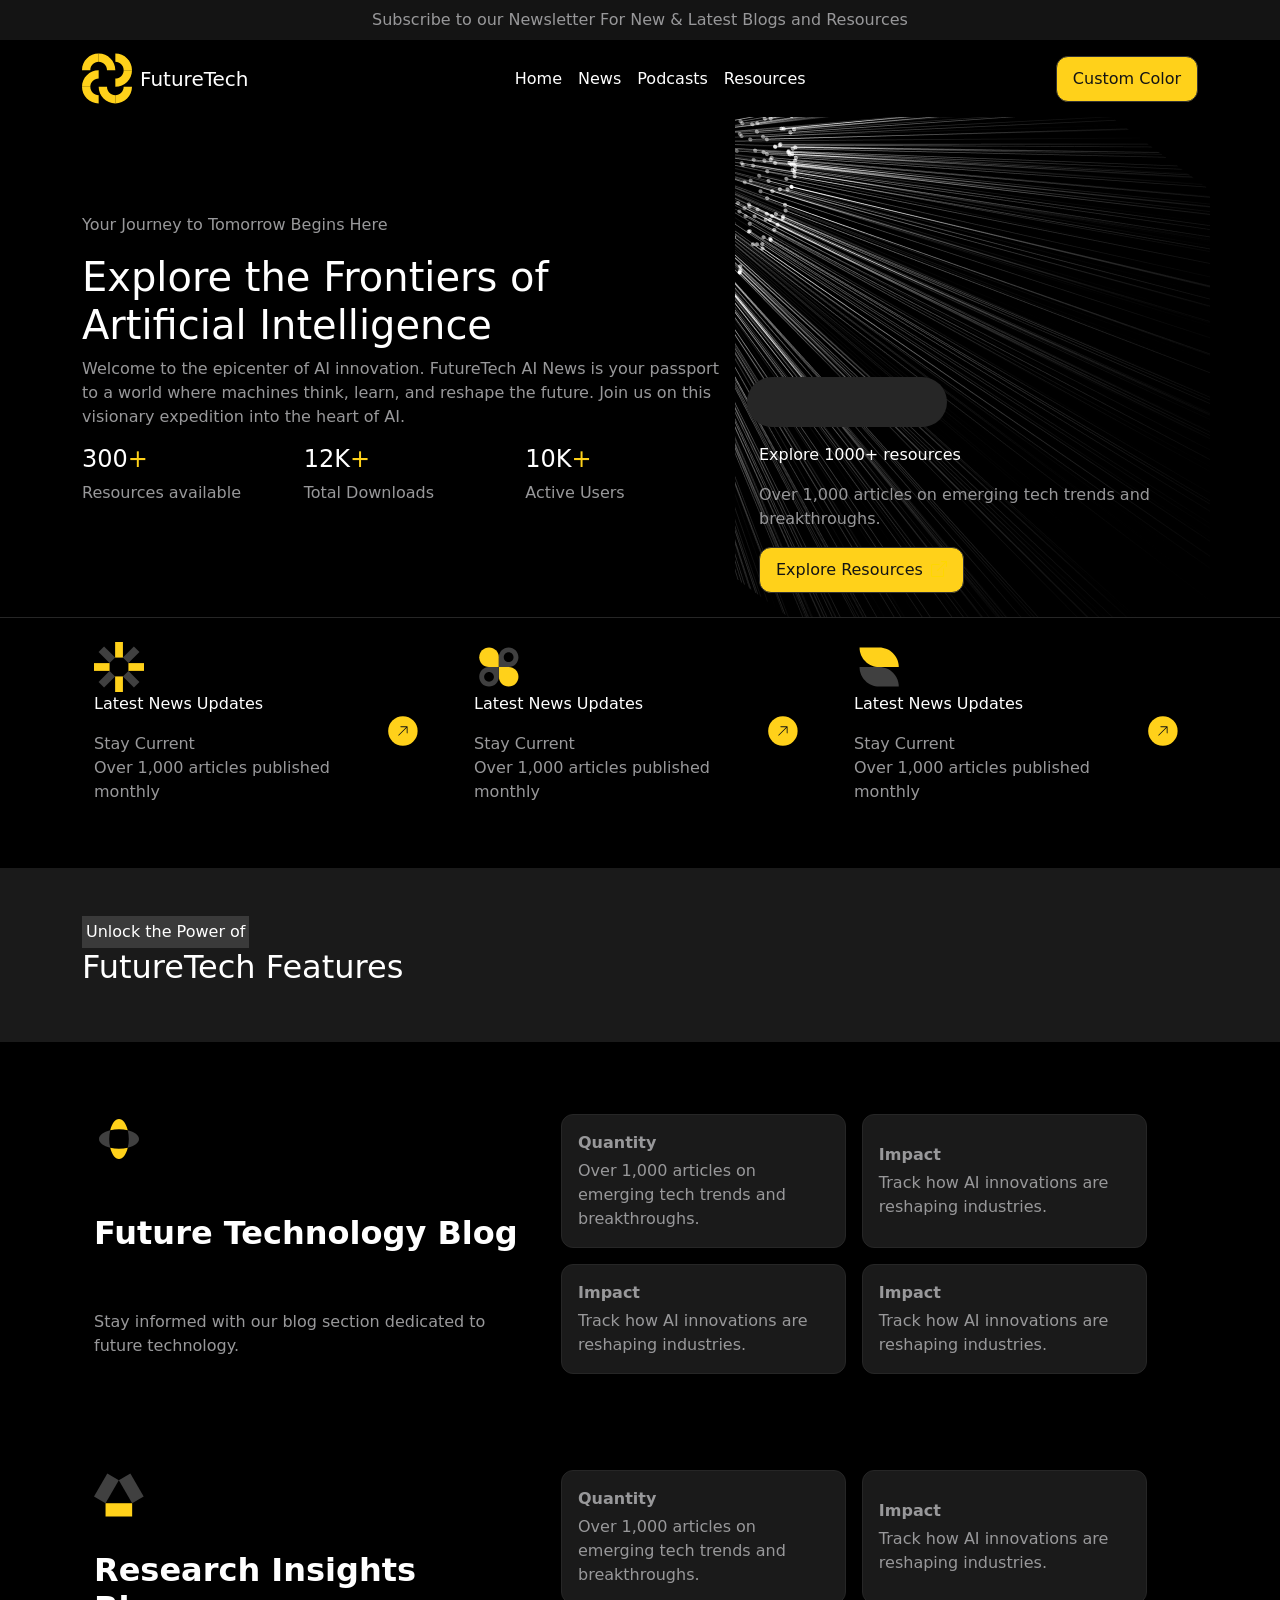
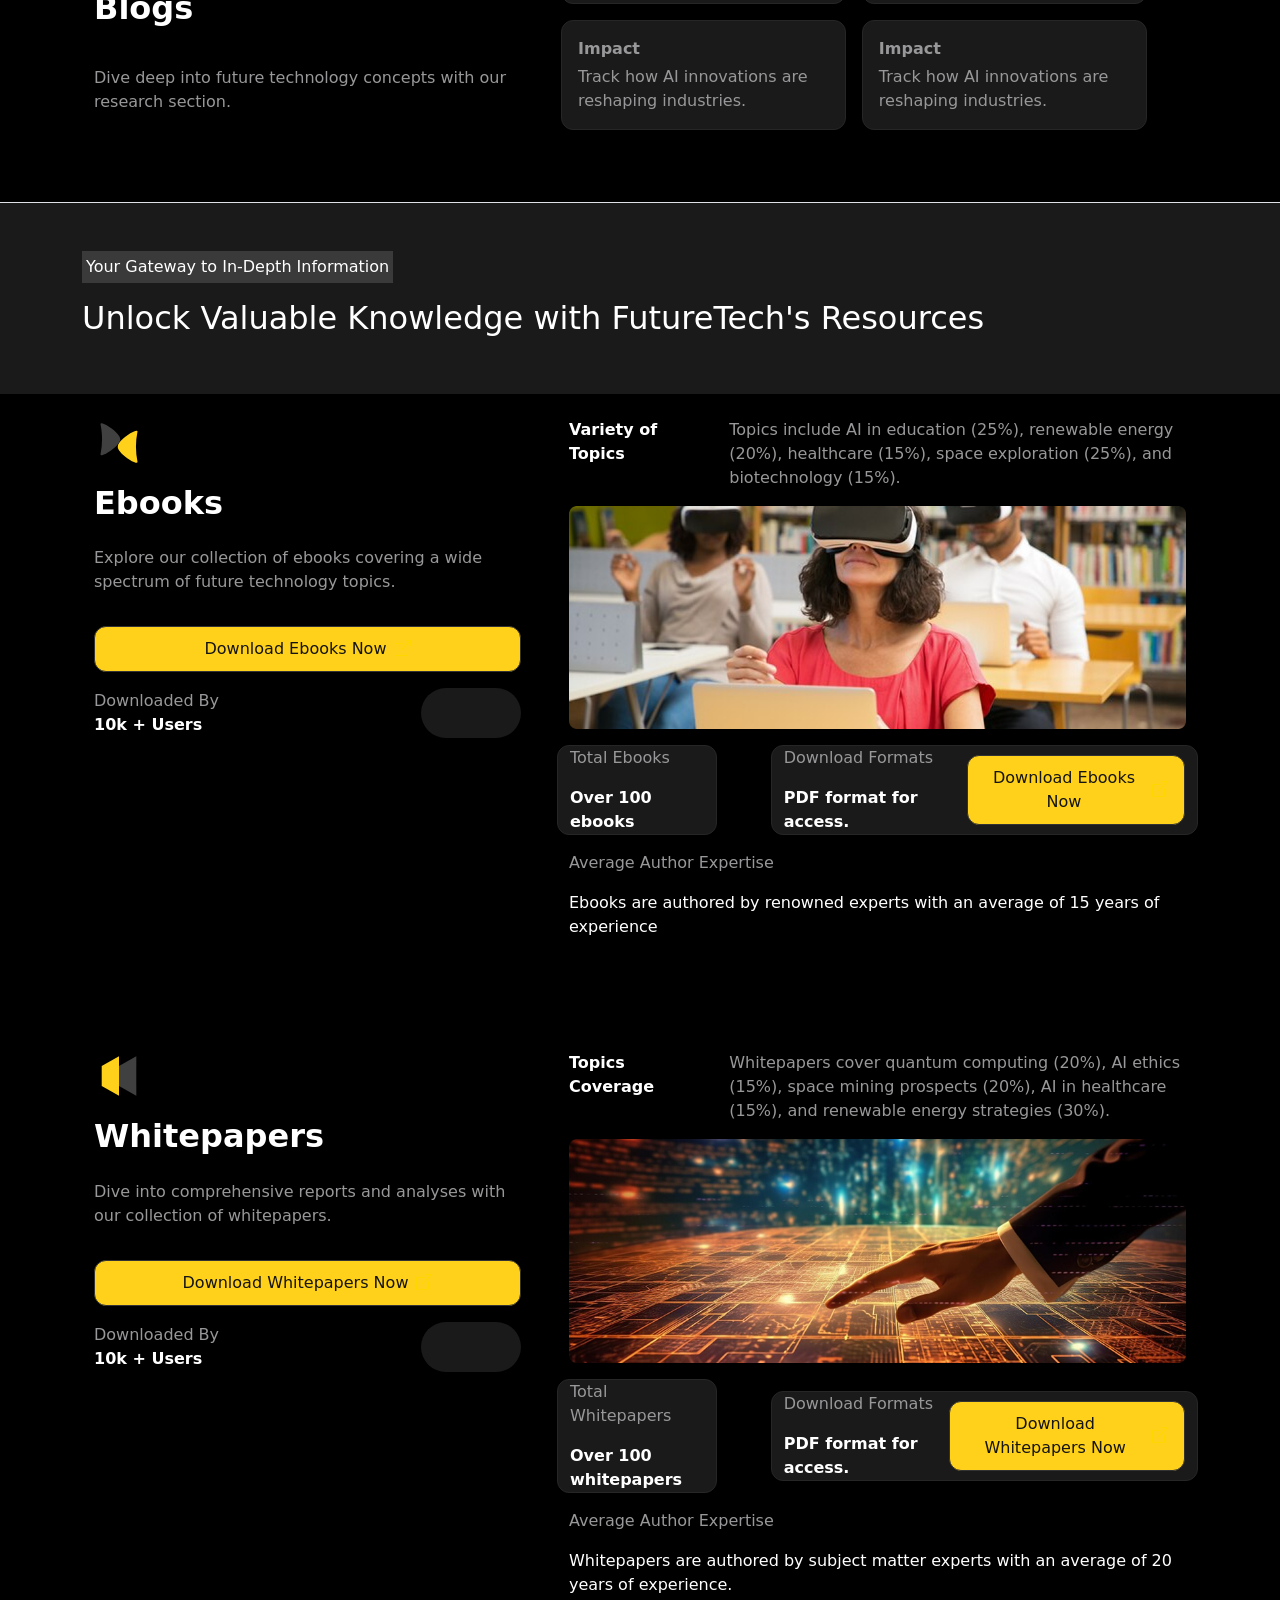
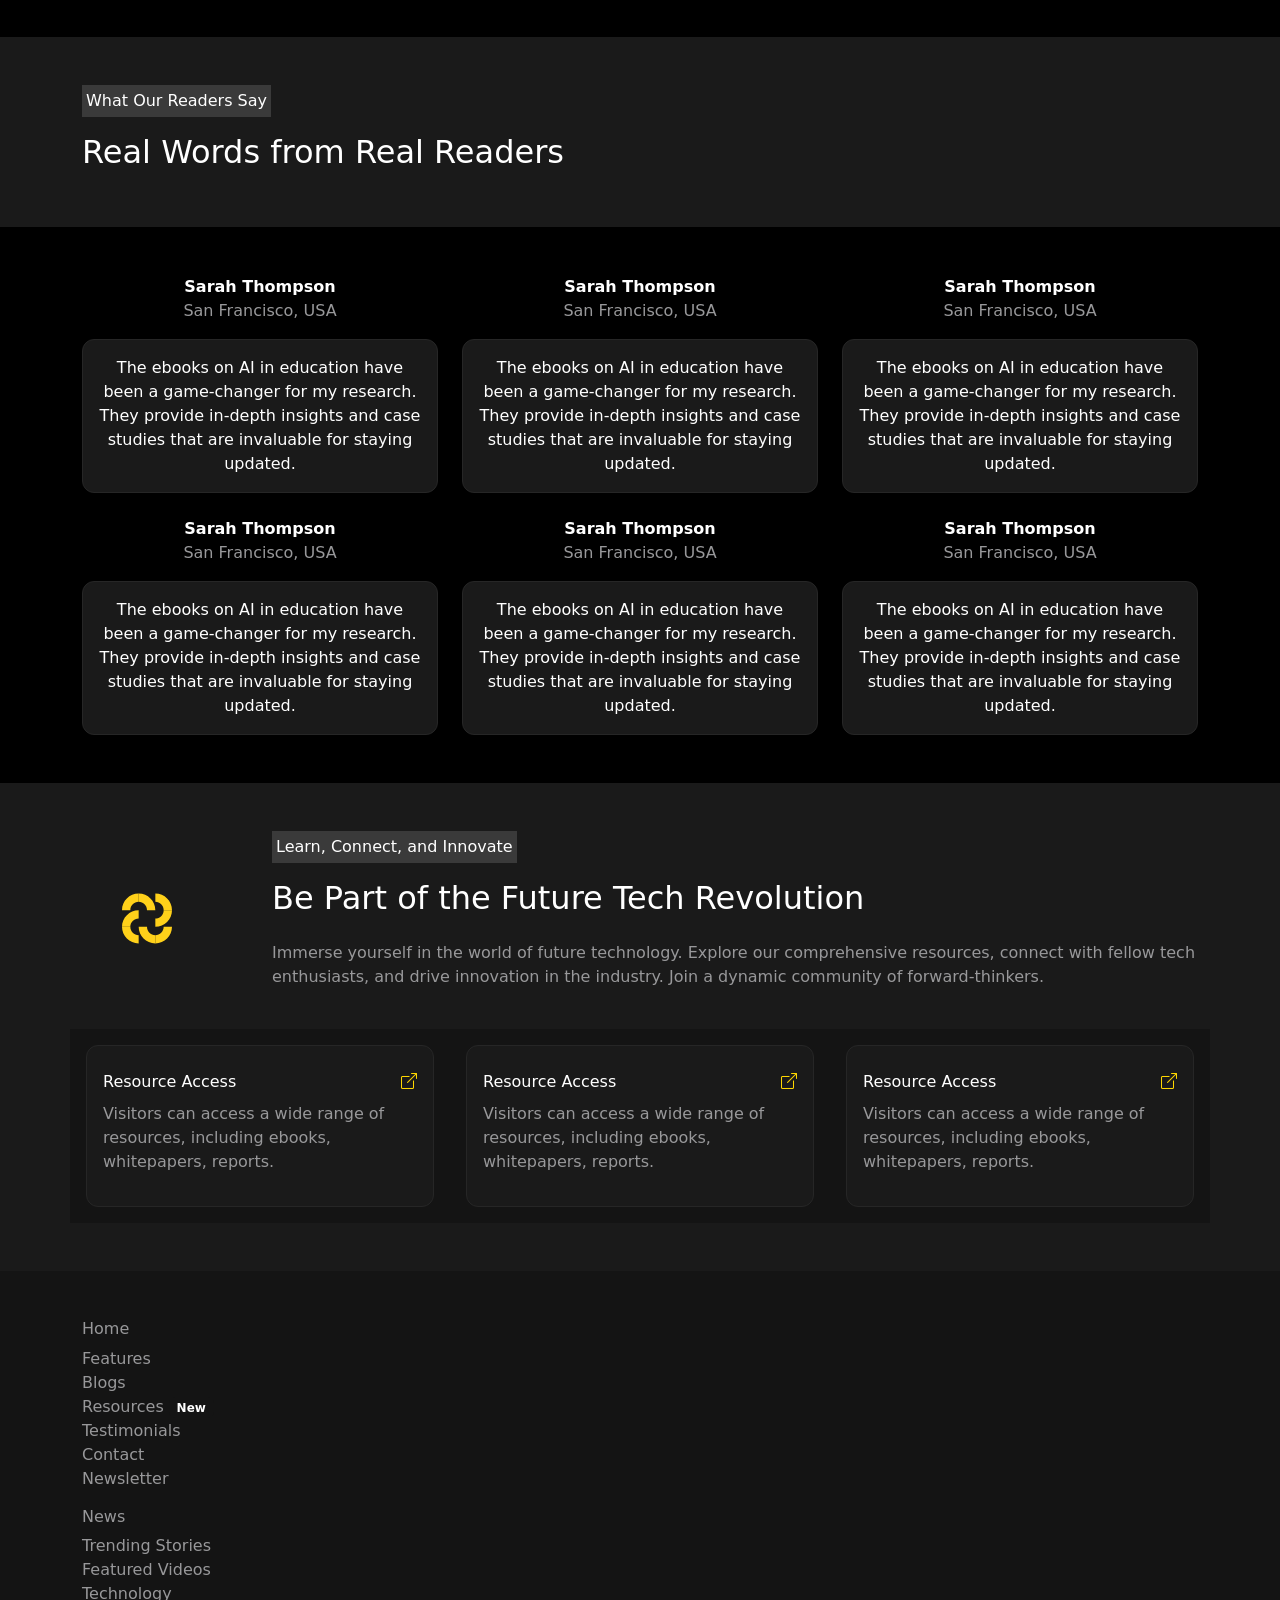
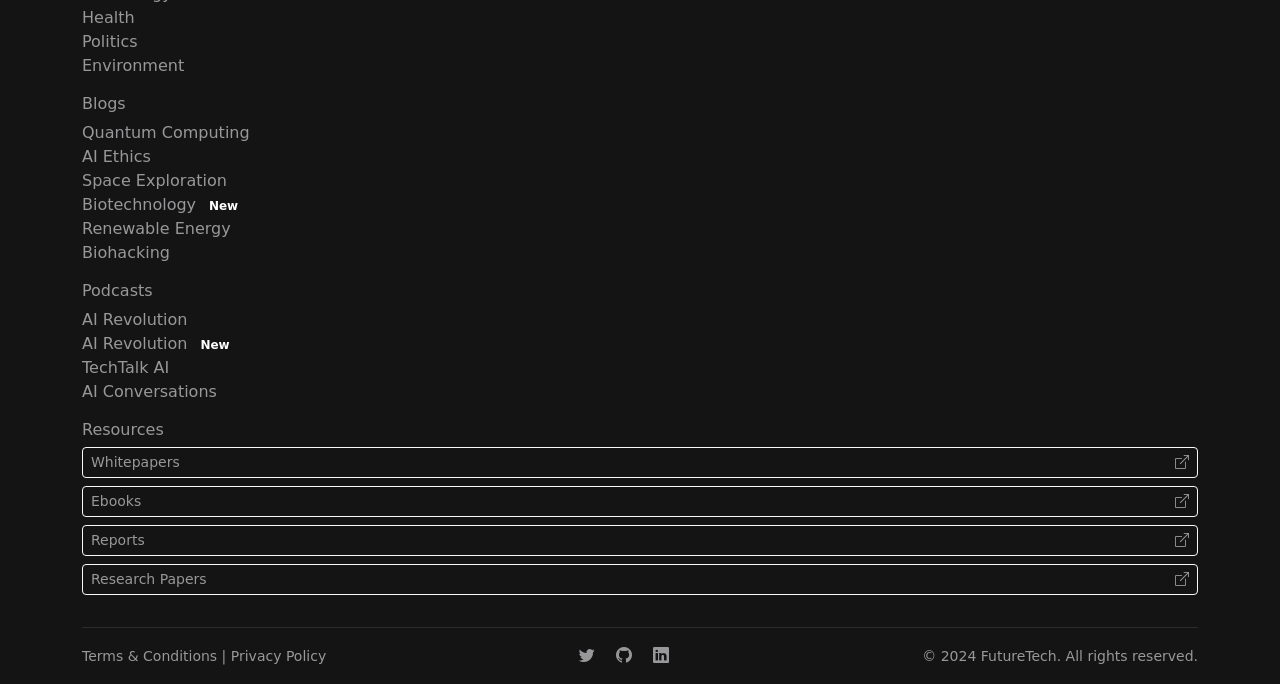
<file: index.html>
<!doctype html>
<html lang="en">
  <head>
    <meta charset="UTF-8" />
    <meta name="viewport" content="width=device-width, initial-scale=1.0" />
    <title>FutureTech</title>
    <link
      rel="shortcut icon"
      href="./assets/icons/logo.svg"
      type="image/x-icon"
    />

    <link
      rel="stylesheet"
      href="https://cdnjs.cloudflare.com/ajax/libs/bootstrap/5.3.3/css/bootstrap.min.css"
      crossorigin="anonymous"
    />
    <link
      href="https://cdn.jsdelivr.net/npm/bootstrap-icons@1.10.5/font/bootstrap-icons.css"
      rel="stylesheet"
    />
    <link rel="stylesheet" href="style/style.css" />
  </head>

  <header>
    <div class="banner">
      <div
        class="container d-flex justify-content-center align-items-center py-2"
      >
        Subscribe to our Newsletter For New & Latest Blogs and Resources
      </div>
    </div>

    <nav class="navbar navbar-expand-lg">
      <div class="container">
        <a class="navbar-brand d-flex align-items-center" href="#">
          <img src="assets/icons/logo.svg" alt="logo" class="me-2" />
          <span class="text-white">FutureTech</span>
        </a>
        <button
          class="navbar-toggler"
          type="button"
          data-bs-toggle="collapse"
          data-bs-target="#navbarSupportedContent"
          aria-controls="navbarSupportedContent"
          aria-expanded="false"
          aria-label="Toggle navigation"
        >
          <span class="navbar-toggler-icon"></span>
        </button>
        <div
          class="collapse navbar-collapse justify-content-center"
          id="navbarSupportedContent"
        >
          <ul class="navbar-nav mx-auto mb-2 mb-lg-0">
            <li class="nav-item">
              <a
                class="nav-link my-nav-link mx-2 p-0 active"
                aria-current="page"
                href="#"
                >Home</a
              >
            </li>
            <li class="nav-item">
              <a class="nav-link mx-2 p-0" href="/contact_us.html">News</a>
            </li>
            <li class="nav-item">
              <a class="nav-link mx-2 p-0" href="/contact_us.html">Podcasts</a>
            </li>
            <li class="nav-item">
              <a class="nav-link mx-2 p-0" href="/contact_us.html">Resources</a>
            </li>
          </ul>
        </div>
        <button class="btn custom-btn d-none d-lg-block" type="submit">
          Custom Color
        </button>
      </div>
    </nav>

    <div class="first-row">
      <div class="container">
        <div class="row">
          <!-- Left Column -->
          <div
            class="col-12 col-md-7 left-container d-flex flex-column justify-content-center mb-4 mb-md-0"
          >
            <p>Your Journey to Tomorrow Begins Here</p>
            <h1 class="text-white">
              Explore the Frontiers of Artificial Intelligence
            </h1>
            <p>
              Welcome to the epicenter of AI innovation. FutureTech AI News is
              your passport to a world where machines think, learn, and reshape
              the future. Join us on this visionary expedition into the heart of
              AI.
            </p>

            <!-- Stats Row -->
            <div class="row text-white">
              <div class="col-4 col-sm-4">
                <h4>300<span class="text-yellow">+</span></h4>
                <p class="text-gray">Resources available</p>
              </div>
              <div class="col-4 col-sm-4">
                <h4>12K<span class="text-yellow">+</span></h4>
                <p class="text-gray">Total Downloads</p>
              </div>
              <div class="col-4 col-sm-4">
                <h4>10K<span class="text-yellow">+</span></h4>
                <p class="text-gray">Active Users</p>
              </div>
            </div>
          </div>

          <!-- Right Column -->
          <div
            class="col-12 col-md-5 right-container d-flex flex-column justify-content-end align-items-start p-4"
          >
            <div class="images row mb-3"></div>
            <p>Explore 1000+ resources</p>
            <p class="text-gray">
              Over 1,000 articles on emerging tech trends and breakthroughs.
            </p>
            <button class="custom-btn">
              Explore Resources
              <i class="bi bi-box-arrow-up-right arrow-icon"></i>
            </button>
          </div>
        </div>
      </div>
    </div>

    <div class="second-row">
      <div class="container">
        <div class="row">
          <!-- Reusable Columns -->
          <div class="col-12 col-md-6 col-lg-4 mb-4">
            <div class="row">
              <div
                class="col-8 col-sm-9 d-flex flex-column justify-content-between p-4"
              >
                <img
                  src="assets/icons/Icon.svg"
                  alt="icon"
                  style="width: 50px; height: 50px"
                />
                <p class="text-white">Latest News Updates</p>
                <p class="m-0">Stay Current</p>
                <p>Over 1,000 articles published monthly</p>
              </div>
              <div
                class="col-4 col-sm-3 d-flex justify-content-center align-items-center"
              >
                <a href="">
                  <img
                    src="assets/icons/arrow.svg"
                    alt="arrow"
                    style="width: 30px; height: 30px"
                  />
                </a>
              </div>
            </div>
          </div>

          <div class="col-12 col-md-6 col-lg-4 mb-4">
            <div class="row">
              <div
                class="col-8 col-sm-9 d-flex flex-column justify-content-between p-4"
              >
                <img
                  src="assets/icons/Icon (1).svg"
                  alt="icon"
                  style="width: 50px; height: 50px"
                />
                <p class="text-white">Latest News Updates</p>
                <p class="m-0">Stay Current</p>
                <p>Over 1,000 articles published monthly</p>
              </div>
              <div
                class="col-4 col-sm-3 d-flex justify-content-center align-items-center"
              >
                <a href="">
                  <img
                    src="assets/icons/arrow.svg"
                    alt="arrow"
                    style="width: 30px; height: 30px"
                  />
                </a>
              </div>
            </div>
          </div>

          <div class="col-12 col-md-6 col-lg-4 mb-4">
            <div class="row">
              <div
                class="col-8 col-sm-9 d-flex flex-column justify-content-between p-4"
              >
                <img
                  src="assets/icons/Icon (2).svg"
                  alt="icon"
                  style="width: 50px; height: 50px"
                />
                <p class="text-white">Latest News Updates</p>
                <p class="m-0">Stay Current</p>
                <p>Over 1,000 articles published monthly</p>
              </div>
              <div
                class="col-4 col-sm-3 d-flex justify-content-center align-items-center"
              >
                <a href="">
                  <img
                    src="assets/icons/arrow.svg"
                    alt="arrow"
                    style="width: 30px; height: 30px"
                  />
                </a>
              </div>
            </div>
          </div>
        </div>
      </div>
    </div>
  </header>

  <main>
    <!-- Features Section -->
    <section class="welcome-container py-5">
      <div class="container">
        <div class="p-1 patch">Unlock the Power of</div>
        <h2>FutureTech Features</h2>
      </div>
    </section>

    <section class="features py-5 border-bottom">
      <div class="container">
        <!-- First Feature Block -->
        <div class="row mb-5">
          <div class="col-12 col-md-5 p-4">
            <div class="d-flex flex-column justify-content-between gap-3 h-100">
              <img
                src="assets/icons/f-1.svg"
                alt="asd"
                style="width: 50px; height: 50px"
              />
              <h2><strong>Future Technology Blog</strong></h2>
              <p>
                Stay informed with our blog section dedicated to future
                technology.
              </p>
            </div>
          </div>
          <div class="col-12 col-md-7 p-4">
            <div class="row g-3">
              <div class="col-12 col-sm-6 col-lg-6 feature-item p-3 me-3">
                <div
                  class="d-flex flex-column justify-content-center align-items-start h-100"
                >
                  <strong class="mb-1">Quantity</strong>
                  <p class="mb-0">
                    Over 1,000 articles on emerging tech trends and
                    breakthroughs.
                  </p>
                </div>
              </div>
              <div class="col-12 col-sm-6 col-lg-6 feature-item p-3 me-3">
                <div
                  class="d-flex flex-column justify-content-center align-items-start h-100"
                >
                  <strong class="mb-1">Impact</strong>
                  <p class="mb-0">
                    Track how AI innovations are reshaping industries.
                  </p>
                </div>
              </div>
              <div class="col-12 col-sm-6 col-lg-6 feature-item p-3 me-3">
                <div
                  class="d-flex flex-column justify-content-center align-items-start h-100"
                >
                  <strong class="mb-1">Impact</strong>
                  <p class="mb-0">
                    Track how AI innovations are reshaping industries.
                  </p>
                </div>
              </div>
              <div class="col-12 col-sm-6 col-lg-6 feature-item p-3 me-3">
                <div
                  class="d-flex flex-column justify-content-center align-items-start h-100"
                >
                  <strong class="mb-1">Impact</strong>
                  <p class="mb-0">
                    Track how AI innovations are reshaping industries.
                  </p>
                </div>
              </div>
            </div>
          </div>
        </div>

        <!-- Second Feature Block -->
        <div class="row">
          <div class="col-12 col-md-5 p-4">
            <div class="d-flex flex-column justify-content-between gap-3 h-100">
              <img
                src="assets/icons/f-2.svg"
                alt="asd"
                style="width: 50px; height: 50px"
              />
              <h2><strong>Research Insights Blogs</strong></h2>
              <p>
                Dive deep into future technology concepts with our research
                section.
              </p>
            </div>
          </div>
          <div class="col-12 col-md-7 p-4">
            <div class="row g-3">
              <div class="col-12 col-sm-6 col-lg-6 feature-item p-3 me-3">
                <div
                  class="d-flex flex-column justify-content-center align-items-start h-100"
                >
                  <strong class="mb-1">Quantity</strong>
                  <p class="mb-0">
                    Over 1,000 articles on emerging tech trends and
                    breakthroughs.
                  </p>
                </div>
              </div>
              <div class="col-12 col-sm-6 col-lg-6 feature-item p-3 me-3">
                <div
                  class="d-flex flex-column justify-content-center align-items-start h-100"
                >
                  <strong class="mb-1">Impact</strong>
                  <p class="mb-0">
                    Track how AI innovations are reshaping industries.
                  </p>
                </div>
              </div>
              <div class="col-12 col-sm-6 col-lg-6 feature-item p-3 me-3">
                <div
                  class="d-flex flex-column justify-content-center align-items-start h-100"
                >
                  <strong class="mb-1">Impact</strong>
                  <p class="mb-0">
                    Track how AI innovations are reshaping industries.
                  </p>
                </div>
              </div>
              <div class="col-12 col-sm-6 col-lg-6 feature-item p-3 me-3">
                <div
                  class="d-flex flex-column justify-content-center align-items-start h-100"
                >
                  <strong class="mb-1">Impact</strong>
                  <p class="mb-0">
                    Track how AI innovations are reshaping industries.
                  </p>
                </div>
              </div>
            </div>
          </div>
        </div>
      </div>
    </section>

    <section class="welcome-container py-5">
      <div class="container">
        <div class="p-1 patch mb-3">Your Gateway to In-Depth Information</div>
        <h2>Unlock Valuable Knowledge with FutureTech's Resources</h2>
      </div>
    </section>

    <section class="knowledge">
      <div class="container">
        <!-- First Row -->
        <div class="row mb-5">
          <div class="col-12 col-md-5 p-4 d-flex flex-column gap-3">
            <img
              src="assets/icons/k-1.svg"
              alt=""
              style="width: 50px; height: 50px"
            />
            <h2><strong>Ebooks</strong></h2>
            <p>
              Explore our collection of ebooks covering a wide spectrum of
              future technology topics.
            </p>
            <button
              class="custom-btn d-flex justify-content-center align-items-center gap-2"
            >
              Download Ebooks Now
              <i class="bi bi-box-arrow-up-right arrow-icon"></i>
            </button>
            <div
              class="download-count d-flex justify-content-between align-items-center"
            >
              <div>
                <p class="mb-0">Downloaded By</p>
                <strong class="text-white">10k + Users</strong>
              </div>
              <div
                style="
                  height: 50px;
                  width: 100px;
                  background-color: rgba(47, 47, 47, 0.574);
                  border-radius: 100px;
                "
              ></div>
            </div>
          </div>

          <div class="col-12 col-md-7 p-4">
            <div class="container-fluid px-0 mb-3">
              <div class="row">
                <div class="col-12 col-sm-3">
                  <strong class="text-white">Variety of Topics</strong>
                </div>
                <div class="col-12 col-sm-9">
                  Topics include AI in education (25%), renewable energy (20%),
                  healthcare (15%), space exploration (25%), and biotechnology
                  (15%).
                </div>
              </div>
            </div>
            <div class="image mb-3">
              <img src="assets/imgs/k-1.png" alt="" class="img-fluid" />
            </div>
            <div class="container-fluid px-0">
              <div class="row align-items-center">
                <div class="col-12 col-sm-3 bor-back mb-3 mb-sm-0">
                  <p>Total Ebooks</p>
                  <strong class="text-white">Over 100 ebooks</strong>
                </div>
                <div class="col-12 col-sm-1"></div>
                <div
                  class="col-12 col-sm-8 bor-back d-flex justify-content-between align-items-center"
                >
                  <div>
                    <p>Download Formats</p>
                    <strong class="text-white">PDF format for access.</strong>
                  </div>
                  <button
                    class="custom-btn d-flex justify-content-center align-items-center gap-2"
                  >
                    Download Ebooks Now
                    <i class="bi bi-box-arrow-up-right arrow-icon"></i>
                  </button>
                </div>
              </div>
            </div>
            <div class="mt-3">
              <p>Average Author Expertise</p>
              <p class="text-white">
                Ebooks are authored by renowned experts with an average of 15
                years of experience
              </p>
            </div>
          </div>
        </div>

        <!-- Second Row -->
        <div class="row">
          <div class="col-12 col-md-5 p-4 d-flex flex-column gap-3">
            <img
              src="assets/icons/k-2.svg"
              alt=""
              style="width: 50px; height: 50px"
            />
            <h2><strong>Whitepapers</strong></h2>
            <p>
              Dive into comprehensive reports and analyses with our collection
              of whitepapers.
            </p>
            <button
              class="custom-btn d-flex justify-content-center align-items-center gap-2"
            >
              Download Whitepapers Now
              <i class="bi bi-box-arrow-up-right arrow-icon"></i>
            </button>
            <div
              class="download-count d-flex justify-content-between align-items-center"
            >
              <div>
                <p class="mb-0">Downloaded By</p>
                <strong class="text-white">10k + Users</strong>
              </div>
              <div
                style="
                  height: 50px;
                  width: 100px;
                  background-color: rgba(47, 47, 47, 0.574);
                  border-radius: 100px;
                "
              ></div>
            </div>
          </div>

          <div class="col-12 col-md-7 p-4">
            <div class="container-fluid px-0 mb-3">
              <div class="row">
                <div class="col-12 col-sm-3">
                  <strong class="text-white">Topics Coverage</strong>
                </div>
                <div class="col-12 col-sm-9">
                  Whitepapers cover quantum computing (20%), AI ethics (15%),
                  space mining prospects (20%), AI in healthcare (15%), and
                  renewable energy strategies (30%).
                </div>
              </div>
            </div>
            <div class="image mb-3">
              <img src="assets/imgs/k-2.png" alt="" class="img-fluid" />
            </div>
            <div class="container-fluid px-0">
              <div class="row align-items-center">
                <div class="col-12 col-sm-3 bor-back mb-3 mb-sm-0">
                  <p>Total Whitepapers</p>
                  <strong class="text-white">Over 100 whitepapers</strong>
                </div>
                <div class="col-12 col-sm-1"></div>
                <div
                  class="col-12 col-sm-8 bor-back d-flex justify-content-between align-items-center"
                >
                  <div>
                    <p>Download Formats</p>
                    <strong class="text-white">PDF format for access.</strong>
                  </div>
                  <button
                    class="custom-btn d-flex justify-content-center align-items-center gap-2"
                  >
                    Download Whitepapers Now
                    <i class="bi bi-box-arrow-up-right arrow-icon"></i>
                  </button>
                </div>
              </div>
            </div>
            <div class="mt-3">
              <p>Average Author Expertise</p>
              <p class="text-white">
                Whitepapers are authored by subject matter experts with an
                average of 20 years of experience.
              </p>
            </div>
          </div>
        </div>
      </div>
    </section>

    <section class="welcome-container py-5">
      <div class="container">
        <div class="p-1 patch mb-3">What Our Readers Say</div>
        <h2>Real Words from Real Readers</h2>
      </div>
    </section>

    <section class="real my-5">
      <div class="container">
        <div
          class="row d-flex flex-wrap justify-content-between align-items-start g-4"
        >
          <!-- Card 1 -->
          <div class="col-12 col-md-6 col-lg-4 real-card">
            <strong class="text-white">Sarah Thompson</strong>
            <p>San Francisco, USA</p>
            <div class="text-center">
              <div class="p-3 bor-back text-white">
                The ebooks on AI in education have been a game-changer for my
                research. They provide in-depth insights and case studies that
                are invaluable for staying updated.
              </div>
            </div>
          </div>

          <!-- Card 2 -->
          <div class="col-12 col-md-6 col-lg-4 real-card">
            <strong class="text-white">Sarah Thompson</strong>
            <p>San Francisco, USA</p>
            <div class="text-center">
              <div class="p-3 bor-back text-white">
                The ebooks on AI in education have been a game-changer for my
                research. They provide in-depth insights and case studies that
                are invaluable for staying updated.
              </div>
            </div>
          </div>

          <!-- Card 3 -->
          <div class="col-12 col-md-6 col-lg-4 real-card">
            <strong class="text-white">Sarah Thompson</strong>
            <p>San Francisco, USA</p>
            <div class="text-center">
              <div class="p-3 bor-back text-white">
                The ebooks on AI in education have been a game-changer for my
                research. They provide in-depth insights and case studies that
                are invaluable for staying updated.
              </div>
            </div>
          </div>

          <!-- Card 4 -->
          <div class="col-12 col-md-6 col-lg-4 real-card">
            <strong class="text-white">Sarah Thompson</strong>
            <p>San Francisco, USA</p>
            <div class="text-center">
              <div class="p-3 bor-back text-white">
                The ebooks on AI in education have been a game-changer for my
                research. They provide in-depth insights and case studies that
                are invaluable for staying updated.
              </div>
            </div>
          </div>

          <!-- Card 5 -->
          <div class="col-12 col-md-6 col-lg-4 real-card">
            <strong class="text-white">Sarah Thompson</strong>
            <p>San Francisco, USA</p>
            <div class="text-center">
              <div class="p-3 bor-back text-white">
                The ebooks on AI in education have been a game-changer for my
                research. They provide in-depth insights and case studies that
                are invaluable for staying updated.
              </div>
            </div>
          </div>

          <!-- Card 6 -->
          <div class="col-12 col-md-6 col-lg-4 real-card">
            <strong class="text-white">Sarah Thompson</strong>
            <p>San Francisco, USA</p>
            <div class="text-center">
              <div class="p-3 bor-back text-white">
                The ebooks on AI in education have been a game-changer for my
                research. They provide in-depth insights and case studies that
                are invaluable for staying updated.
              </div>
            </div>
          </div>
        </div>
      </div>
    </section>

    <section class="part pt-5 bg-my-semi-black py-5">
      <div class="container">
        <div class="row align-items-center mb-4">
          <div class="col-12 col-md-2 logo pe-md-5 mb-3 mb-md-0">
            <img src="assets/icons/logo.svg" alt="logo" style="height: 100%" />
          </div>
          <div class="col-12 col-md-10">
            <div class="p-1 patch">Learn, Connect, and Innovate</div>
            <h2 class="py-3">Be Part of the Future Tech Revolution</h2>
            <p>
              Immerse yourself in the world of future technology. Explore our
              comprehensive resources, connect with fellow tech enthusiasts, and
              drive innovation in the industry. Join a dynamic community of
              forward-thinkers.
            </p>
          </div>
        </div>
        <div class="row bg-my-black">
          <div class="col-12 col-md-4 p-3">
            <div
              class="bor-back p-3 h-100 d-flex flex-column justify-content-between"
            >
              <div
                class="d-flex justify-content-between align-items-center py-2"
              >
                <div class="text-white">Resource Access</div>
                <i class="bi bi-box-arrow-up-right arrow-icon"></i>
              </div>
              <p>
                Visitors can access a wide range of resources, including ebooks,
                whitepapers, reports.
              </p>
            </div>
          </div>
          <div class="col-12 col-md-4 p-3">
            <div
              class="bor-back p-3 h-100 d-flex flex-column justify-content-between"
            >
              <div
                class="d-flex justify-content-between align-items-center py-2"
              >
                <div class="text-white">Resource Access</div>
                <i class="bi bi-box-arrow-up-right arrow-icon"></i>
              </div>
              <p>
                Visitors can access a wide range of resources, including ebooks,
                whitepapers, reports.
              </p>
            </div>
          </div>
          <div class="col-12 col-md-4 p-3">
            <div
              class="bor-back p-3 h-100 d-flex flex-column justify-content-between"
            >
              <div
                class="d-flex justify-content-between align-items-center py-2"
              >
                <div class="text-white">Resource Access</div>
                <i class="bi bi-box-arrow-up-right arrow-icon"></i>
              </div>
              <p>
                Visitors can access a wide range of resources, including ebooks,
                whitepapers, reports.
              </p>
            </div>
          </div>
        </div>
      </div>
    </section>
  </main>

  <footer class="bg-my-black pt-5">
    <div class="container">
      <div class="row">
        <!-- Column 1 -->
        <div class="col-md">
          <h6>Home</h6>
          <ul class="list-unstyled">
            <li>Features</li>
            <li>Blogs</li>
            <li>Resources <span class="badge bg-my-black small">New</span></li>
            <li>Testimonials</li>
            <li><a href="/contact_us.html">Contact
            <li>Newsletter</li>
          </ul>
        </div>

        <!-- Column 2 -->
        <div class="col-md">
          <h6>News</h6>
          <ul class="list-unstyled">
            <li>Trending Stories</li>
            <li>Featured Videos</li>
            <li>Technology</li>
            <li>Health</li>
            <li>Politics</li>
            <li>Environment</li>
          </ul>
        </div>

        <!-- Column 3 -->
        <div class="col-md">
          <h6>Blogs</h6>
          <ul class="list-unstyled">
            <li>Quantum Computing</li>
            <li>AI Ethics</li>
            <li>Space Exploration</li>
            <li>
              Biotechnology <span class="badge bg-my-black small">New</span>
            </li>
            <li>Renewable Energy</li>
            <li>Biohacking</li>
          </ul>
        </div>

        <!-- Column 4 -->
        <div class="col-md">
          <h6>Podcasts</h6>
          <ul class="list-unstyled">
            <li>AI Revolution</li>
            <li>
              AI Revolution <span class="badge bg-my-black small">New</span>
            </li>
            <li>TechTalk AI</li>
            <li>AI Conversations</li>
          </ul>
        </div>

        <!-- Column 5 -->
        <div class="col-md">
          <h6>Resources</h6>
          <ul class="list-unstyled">
            <li>
              <button
                class="btn btn-outline-light btn-sm w-100 d-flex justify-content-between"
              >
                Whitepapers <i class="bi bi-box-arrow-up-right"></i>
              </button>
            </li>
            <li>
              <button
                class="btn btn-outline-light btn-sm w-100 d-flex justify-content-between mt-2"
              >
                Ebooks <i class="bi bi-box-arrow-up-right"></i>
              </button>
            </li>
            <li>
              <button
                class="btn btn-outline-light btn-sm w-100 d-flex justify-content-between mt-2"
              >
                Reports <i class="bi bi-box-arrow-up-right"></i>
              </button>
            </li>
            <li>
              <button
                class="btn btn-outline-light btn-sm w-100 d-flex justify-content-between mt-2"
              >
                Research Papers <i class="bi bi-box-arrow-up-right"></i>
              </button>
            </li>
          </ul>
        </div>
      </div>

      <hr class="border-secondary" />

      <div
        class="d-flex justify-content-between align-items-center pb-3 flex-wrap"
      >
        <div>
          <small>Terms & Conditions | Privacy Policy</small>
        </div>
        <div>
          <i class="bi bi-twitter mx-2"></i>
          <i class="bi bi-github mx-2"></i>
          <i class="bi bi-linkedin mx-2"></i>
        </div>
        <div>
          <small>© 2024 FutureTech. All rights reserved.</small>
        </div>
      </div>
    </div>
  </footer>

  <script
    src="https://cdnjs.cloudflare.com/ajax/libs/bootstrap/5.3.3/js/bootstrap.bundle.min.js"
    crossorigin="anonymous"
  ></script>
</html>
</file>
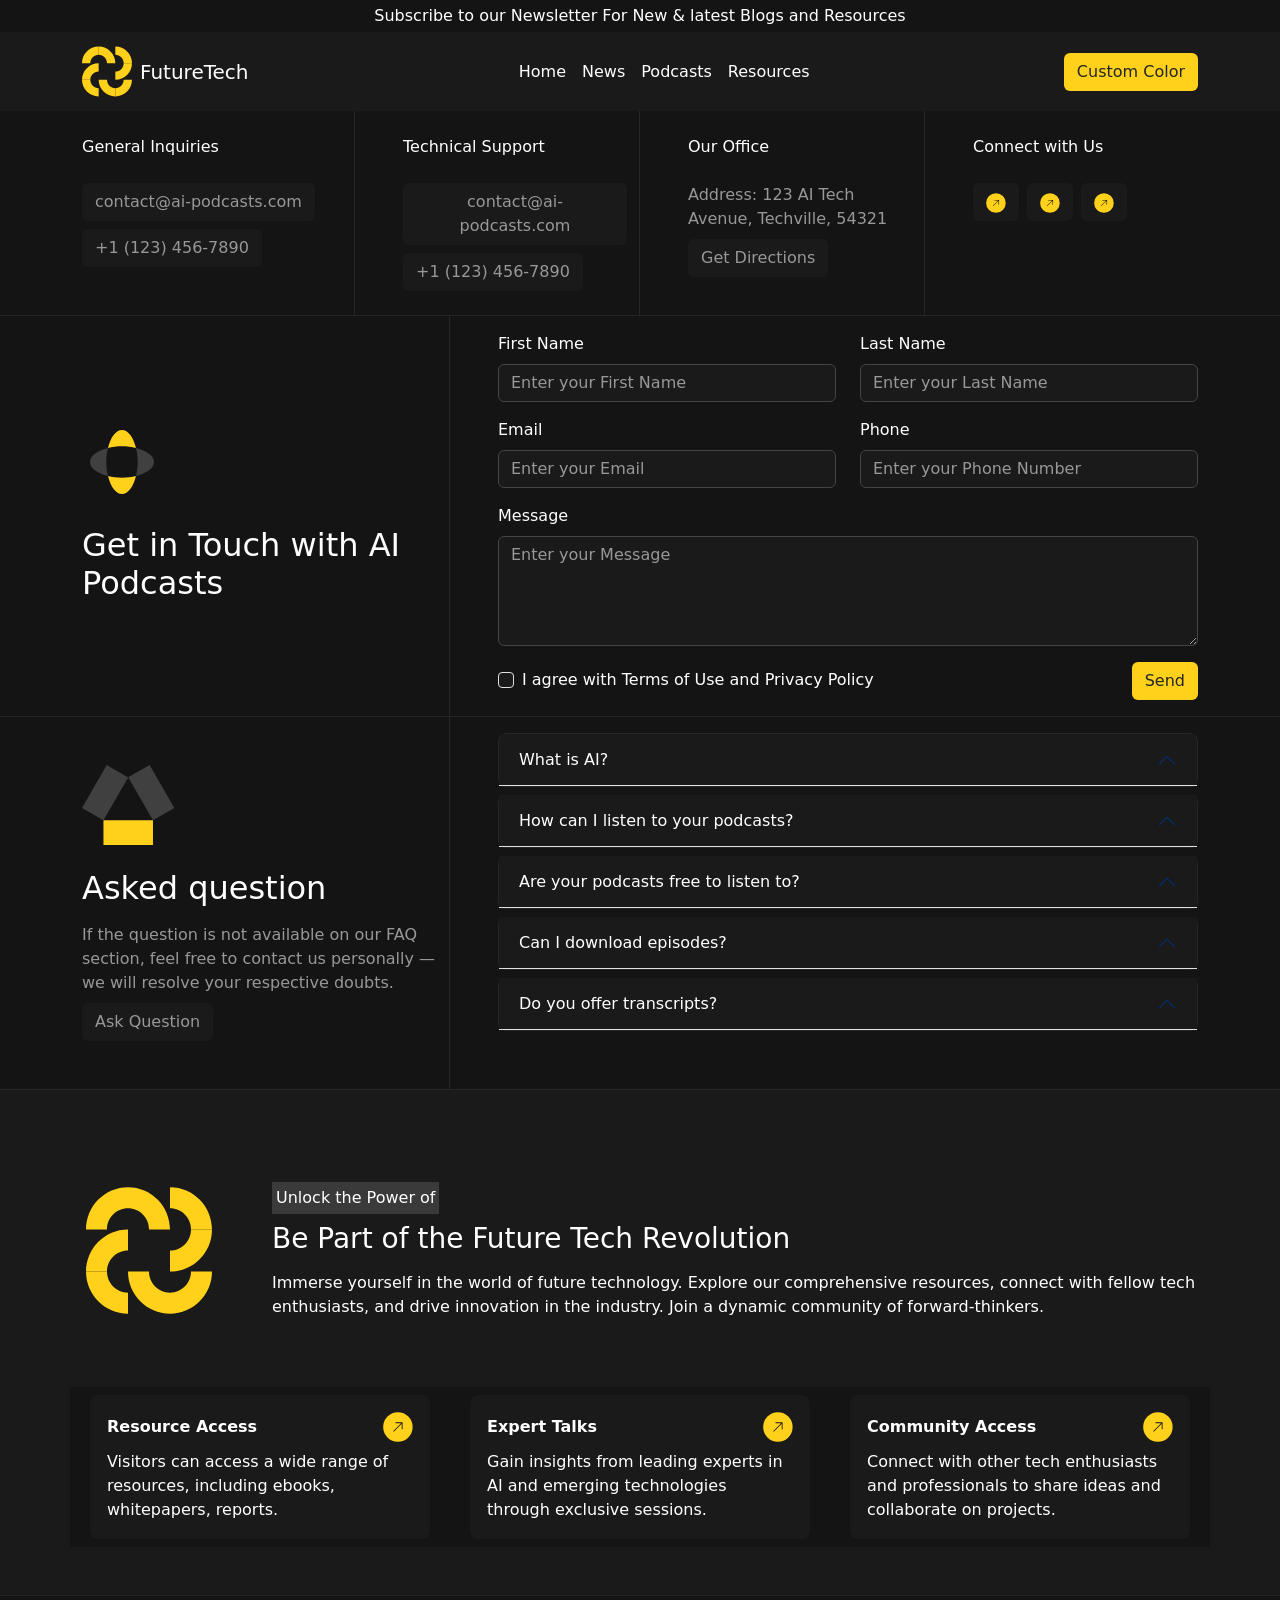
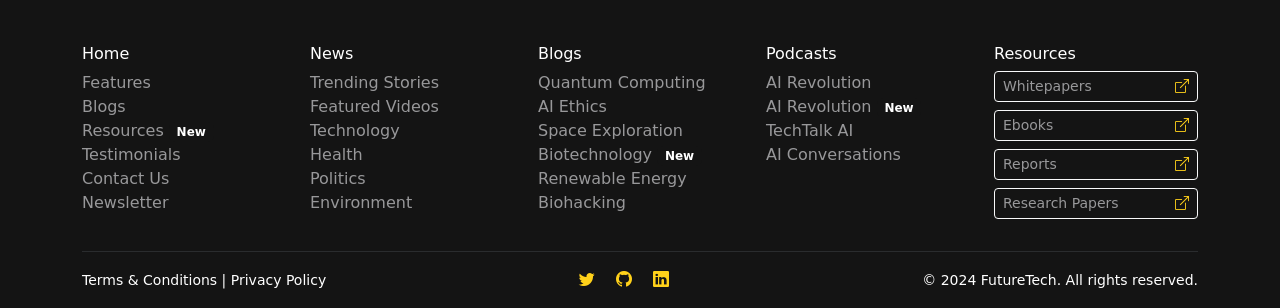
<file: contact_us.html>
<!doctype html>
<html lang="en">
  <head>
    <meta charset="UTF-8" />
    <meta name="viewport" content="width=device-width, initial-scale=1.0" />
    <title>Contact us</title>
    <link
      rel="shortcut icon"
      href="./assets/icons/logo.svg"
      type="image/x-icon"
    />

    <link
      rel="stylesheet"
      href="https://cdnjs.cloudflare.com/ajax/libs/bootstrap/5.3.3/css/bootstrap.min.css"
      crossorigin="anonymous"
    />

    <link
      href="https://cdn.jsdelivr.net/npm/bootstrap-icons@1.10.5/font/bootstrap-icons.css"
      rel="stylesheet"
    />

    <link rel="stylesheet" href="style/style_contact_us.css" />
  </head>

  <body>
    <header>
      <div class="top-banner-container container-fluid p-0">
        <div class="banner py-1">
          Subscribe to our Newsletter For New & latest Blogs and Resources
        </div>
      </div>
      <nav class="navbar navbar-expand-lg">
        <div class="container">
          <a class="navbar-brand d-flex align-items-center" href="/index.html">
            <img src="assets/icons/logo.svg" alt="logo" class="me-2" />
            <span>FutureTech</span>
          </a>
          <button
            class="navbar-toggler"
            type="button"
            data-bs-toggle="collapse"
            data-bs-target="#navbarSupportedContent"
            aria-controls="navbarSupportedContent"
            aria-expanded="false"
            aria-label="Toggle navigation"
          >
            <span class="navbar-toggler-icon"></span>
          </button>
          <div
            class="collapse navbar-collapse justify-content-center"
            id="navbarSupportedContent"
          >
            <ul class="navbar-nav mx-auto mb-2 mb-lg-0">
              <li class="nav-item">
                <a class="nav-link mx-2 p-0 active" aria-current="page" href="#"
                  >Home</a
                >
              </li>
              <li class="nav-item">
                <a class="nav-link mx-2 p-0" href="#">News</a>
              </li>
              <li class="nav-item">
                <a class="nav-link mx-2 p-0" href="#">Podcasts</a>
              </li>
              <li class="nav-item">
                <a class="nav-link mx-2 p-0" href="#">Resources</a>
              </li>
            </ul>
          </div>
          <button class="btn custom-btn d-none d-lg-block" type="submit">
            Custom Color
          </button>
        </div>
      </nav>
    </header>
    <main>
      <section class="general container-fluid">
        <div class="container">
          <div class="row">
            <div
              class="col-12 col-md-6 col-lg-3 d-flex flex-column justify-content-start align-items-start py-4 gap-2"
            >
              <p>General Inquiries</p>
              <button class="btn custom-btn" type="submit">
                contact@ai-podcasts.com
              </button>
              <button class="btn custom-btn" type="submit">
                +1 (123) 456-7890
              </button>
            </div>
            <div
              class="col-12 col-md-6 col-lg-3 d-flex flex-column justify-content-start align-items-start py-4 gap-2 ps-lg-5"
            >
              <p>Technical Support</p>
              <button class="btn custom-btn" type="submit">
                contact@ai-podcasts.com
              </button>
              <button class="btn custom-btn" type="submit">
                +1 (123) 456-7890
              </button>
            </div>
            <div
              class="col-12 col-md-6 col-lg-3 d-flex flex-column justify-content-start align-items-start py-4 gap-2 ps-lg-5"
            >
              <p>Our Office</p>
              <p class="m-0 text-gray">
                Address: 123 AI Tech Avenue, Techville, 54321
              </p>
              <button class="btn custom-btn" type="submit">
                Get Directions
              </button>
            </div>
            <div
              class="col-12 col-md-6 col-lg-3 d-flex flex-column justify-content-start align-items-start py-4 gap-2 ps-lg-5"
            >
              <p>Connect with Us</p>
              <div class="container-fluid d-flex align-items-center gap-2 p-0">
                <button class="btn custom-btn" type="submit">
                  <img src="assets/icons/arrow.svg" alt="asd" />
                </button>
                <button class="btn custom-btn" type="submit">
                  <img src="assets/icons/arrow.svg" alt="asd" />
                </button>
                <button class="btn custom-btn" type="submit">
                  <img src="assets/icons/arrow.svg" alt="asd" />
                </button>
              </div>
            </div>
          </div>
        </div>
      </section>
      <section class="touch container-fluid bg-my-black">
        <div class="container">
          <div class="main-row row">
            <!-- Title Column -->
            <div
              class="title col-12 col-lg-4 mb-4 mb-lg-0 d-flex flex-column justify-content-center align-items-start"
            >
              <img src="assets/icons/f-1.svg" class="mb-4" alt="asd" />
              <h2>Get in Touch with AI Podcasts</h2>
            </div>
            <!-- Form Content Column -->
            <div class="content col-12 col-lg-8 py-3 ps-lg-5">
              <form>
                <!-- Row 1 -->
                <div class="row mb-3">
                  <div class="col-12 col-md-6 mb-3 mb-md-0">
                    <label for="firstName" class="form-label">First Name</label>
                    <input
                      type="text"
                      id="firstName"
                      class="form-control custom-field bg-my-semi-black"
                      placeholder="Enter your First Name"
                    />
                  </div>
                  <div class="col-12 col-md-6">
                    <label for="lastName" class="form-label">Last Name</label>
                    <input
                      type="text"
                      id="lastName"
                      class="form-control custom-field"
                      placeholder="Enter your Last Name"
                    />
                  </div>
                </div>
                <!-- Row 2 -->
                <div class="row mb-3">
                  <div class="col-12 col-md-6 mb-3 mb-md-0">
                    <label for="email" class="form-label">Email</label>
                    <input
                      type="email"
                      id="email"
                      class="form-control custom-field"
                      placeholder="Enter your Email"
                    />
                  </div>
                  <div class="col-12 col-md-6">
                    <label for="phone" class="form-label">Phone</label>
                    <input
                      type="tel"
                      id="phone"
                      class="form-control custom-field"
                      placeholder="Enter your Phone Number"
                    />
                  </div>
                </div>
                <!-- Message -->
                <div class="row mb-3">
                  <div class="col-12">
                    <label for="message" class="form-label">Message</label>
                    <textarea
                      id="message"
                      rows="4"
                      class="form-control custom-field"
                      placeholder="Enter your Message"
                    ></textarea>
                  </div>
                </div>
                <!-- Terms & Button -->
                <div class="row">
                  <div
                    class="col-12 d-flex flex-column flex-lg-row justify-content-between align-items-start align-items-lg-center gap-3"
                  >
                    <div class="form-check">
                      <input
                        class="form-check-input"
                        type="checkbox"
                        id="agree"
                      />
                      <label class="form-check-label text-white" for="agree">
                        I agree with Terms of Use and Privacy Policy
                      </label>
                    </div>
                    <!-- Desktop Button -->
                    <button
                      class="btn custom-btn d-none d-lg-block"
                      type="submit"
                    >
                      Send
                    </button>
                    <!-- Mobile Button -->
                    <button
                      class="btn custom-btn d-block d-lg-none w-100"
                      type="submit"
                    >
                      Send
                    </button>
                  </div>
                </div>
              </form>
            </div>
          </div>
        </div>
      </section>
      <section class="asked container-fluid bg-my-black">
        <div class="container">
          <div class="main-row row">
            <!-- Title Column -->
            <div
              class="title col-12 col-lg-4 mb-4 mb-lg-0 d-flex flex-column justify-content-center align-items-start py-5"
            >
              <img src="assets/icons/f-2.svg" class="mb-4" alt="asd" />
              <h2>Asked question</h2>
              <p class="my-2 text-gray">
                If the question is not available on our FAQ section, feel free
                to contact us personally — we will resolve your respective
                doubts.
              </p>
              <button class="btn custom-btn d-none d-lg-block" type="submit">
                Ask Question
              </button>
              <!-- Optional mobile button -->
              <button
                class="btn custom-btn d-block d-lg-none mt-3"
                type="submit"
              >
                Ask Question
              </button>
            </div>
            <!-- Accordion Content Column -->
            <div class="content col-12 col-lg-8 py-3 ps-lg-5">
              <div class="accordion" id="accordionPanelsStayOpenExample">
                <!-- Item 1 -->
                <div class="accordion-item mb-2 rounded-3">
                  <h2 class="accordion-header">
                    <button
                      class="accordion-button text-white"
                      type="button"
                      data-bs-toggle="collapse"
                      data-bs-target="#panelsStayOpen-collapseOne"
                      aria-expanded="true"
                      aria-controls="panelsStayOpen-collapseOne"
                    >
                      What is AI?
                    </button>
                  </h2>
                  <div
                    id="panelsStayOpen-collapseOne"
                    class="accordion-collapse collapse"
                  >
                    <div class="accordion-body text-gray">
                      AI stands for Artificial Intelligence, which refers to the
                      simulation of human intelligence in machines...
                    </div>
                  </div>
                </div>
                <!-- Item 2 -->
                <div class="accordion-item mb-2 rounded-3">
                  <h2 class="accordion-header">
                    <button
                      class="accordion-button text-white"
                      type="button"
                      data-bs-toggle="collapse"
                      data-bs-target="#panelsStayOpen-collapseTwo"
                      aria-expanded="false"
                      aria-controls="panelsStayOpen-collapseTwo"
                    >
                      How can I listen to your podcasts?
                    </button>
                  </h2>
                  <div
                    id="panelsStayOpen-collapseTwo"
                    class="accordion-collapse collapse"
                  >
                    <div class="accordion-body text-gray">
                      You can listen through our platform or on Spotify, Apple
                      Podcasts, and other major apps.
                    </div>
                  </div>
                </div>
                <!-- Item 3 -->
                <div class="accordion-item mb-2 rounded-3">
                  <h2 class="accordion-header">
                    <button
                      class="accordion-button text-white"
                      type="button"
                      data-bs-toggle="collapse"
                      data-bs-target="#panelsStayOpen-collapseThree"
                      aria-expanded="false"
                      aria-controls="panelsStayOpen-collapseThree"
                    >
                      Are your podcasts free to listen to?
                    </button>
                  </h2>
                  <div
                    id="panelsStayOpen-collapseThree"
                    class="accordion-collapse collapse"
                  >
                    <div class="accordion-body text-gray">
                      Yes, all our podcasts are completely free to access and
                      stream.
                    </div>
                  </div>
                </div>
                <!-- Item 4 -->
                <div class="accordion-item mb-2 rounded-3">
                  <h2 class="accordion-header">
                    <button
                      class="accordion-button text-white"
                      type="button"
                      data-bs-toggle="collapse"
                      data-bs-target="#panelsStayOpen-collapseFour"
                      aria-expanded="false"
                      aria-controls="panelsStayOpen-collapseFour"
                    >
                      Can I download episodes?
                    </button>
                  </h2>
                  <div
                    id="panelsStayOpen-collapseFour"
                    class="accordion-collapse collapse"
                  >
                    <div class="accordion-body text-gray">
                      Yes, you can download episodes from our website or via
                      podcast apps for offline listening.
                    </div>
                  </div>
                </div>
                <!-- Item 5 -->
                <div class="accordion-item mb-2 rounded-3">
                  <h2 class="accordion-header">
                    <button
                      class="accordion-button text-white"
                      type="button"
                      data-bs-toggle="collapse"
                      data-bs-target="#panelsStayOpen-collapseFive"
                      aria-expanded="false"
                      aria-controls="panelsStayOpen-collapseFive"
                    >
                      Do you offer transcripts?
                    </button>
                  </h2>
                  <div
                    id="panelsStayOpen-collapseFive"
                    class="accordion-collapse collapse"
                  >
                    <div class="accordion-body text-gray">
                      Absolutely. Transcripts for all episodes are available in
                      the episode details section.
                    </div>
                  </div>
                </div>
              </div>
            </div>
          </div>
        </div>
      </section>
      <section class="revolution container-fluid bg-my-semi-black">
        <div class="container py-5">
          <!-- Top Row -->
          <div class="first-row row align-items-center">
            <!-- Logo -->
            <div
              class="col-12 col-md-2 d-flex justify-content-center justify-content-md-start align-items-center py-3 py-md-5 ps-md-3 pe-md-5 mb-3 mb-md-0"
            >
              <img src="assets/icons/logo.svg" alt="logo" />
            </div>
            <!-- Text -->
            <div
              class="col-12 col-md-10 d-flex flex-column justify-content-center align-items-start gap-2"
            >
              <div class="p-1 patch">Unlock the Power of</div>
              <h2 class="h3 h-md-2">Be Part of the Future Tech Revolution</h2>
              <p class="m-0">
                Immerse yourself in the world of future technology. Explore our
                comprehensive resources, connect with fellow tech enthusiasts,
                and drive innovation in the industry. Join a dynamic community
                of forward-thinkers.
              </p>
            </div>
          </div>
          <!-- Bottom Cards -->
          <div class="second-row row bg-my-black mt-4">
            <div class="col-12 col-md-4 mb-3 mb-md-0">
              <a href="">
                <div class="m-2 bg-my-semi-black p-3 rounded-3">
                  <div
                    class="d-flex justify-content-between align-items-center"
                  >
                    <strong>Resource Access</strong>
                    <img src="assets/icons/arrow.svg" alt="arrow" />
                  </div>
                  <p class="mt-2 mb-0">
                    Visitors can access a wide range of resources, including
                    ebooks, whitepapers, reports.
                  </p>
                </div>
              </a>
            </div>
            <div class="col-12 col-md-4 mb-3 mb-md-0">
              <a href="">
                <div class="m-2 bg-my-semi-black p-3 rounded-3">
                  <div
                    class="d-flex justify-content-between align-items-center"
                  >
                    <strong>Expert Talks</strong>
                    <img src="assets/icons/arrow.svg" alt="arrow" />
                  </div>
                  <p class="mt-2 mb-0">
                    Gain insights from leading experts in AI and emerging
                    technologies through exclusive sessions.
                  </p>
                </div>
              </a>
            </div>
            <div class="col-12 col-md-4">
              <a href="">
                <div class="m-2 bg-my-semi-black p-3 rounded-3">
                  <div
                    class="d-flex justify-content-between align-items-center"
                  >
                    <strong>Community Access</strong>
                    <img src="assets/icons/arrow.svg" alt="arrow" />
                  </div>
                  <p class="mt-2 mb-0">
                    Connect with other tech enthusiasts and professionals to
                    share ideas and collaborate on projects.
                  </p>
                </div>
              </a>
            </div>
          </div>
        </div>
      </section>
    </main>
    <footer class="bg-my-black pt-5">
      <div class="container">
        <div class="row">
          <!-- Column 1 -->
          <div class="col-md">
            <h6>Home</h6>
            <ul class="list-unstyled">
              <li>Features</li>
              <li>Blogs</li>
              <li>
                Resources <span class="badge bg-my-black small">New</span>
              </li>
              <li>Testimonials</li>
              <li>Contact Us</li>
              <li>Newsletter</li>
            </ul>
          </div>
          <!-- Column 2 -->
          <div class="col-md">
            <h6>News</h6>
            <ul class="list-unstyled">
              <li>Trending Stories</li>
              <li>Featured Videos</li>
              <li>Technology</li>
              <li>Health</li>
              <li>Politics</li>
              <li>Environment</li>
            </ul>
          </div>
          <!-- Column 3 -->
          <div class="col-md">
            <h6>Blogs</h6>
            <ul class="list-unstyled">
              <li>Quantum Computing</li>
              <li>AI Ethics</li>
              <li>Space Exploration</li>
              <li>
                Biotechnology <span class="badge bg-my-black small">New</span>
              </li>
              <li>Renewable Energy</li>
              <li>Biohacking</li>
            </ul>
          </div>
          <!-- Column 4 -->
          <div class="col-md">
            <h6>Podcasts</h6>
            <ul class="list-unstyled">
              <li>AI Revolution</li>
              <li>
                AI Revolution <span class="badge bg-my-black small">New</span>
              </li>
              <li>TechTalk AI</li>
              <li>AI Conversations</li>
            </ul>
          </div>
          <!-- Column 5 -->
          <div class="col-md">
            <h6>Resources</h6>
            <ul class="list-unstyled">
              <li>
                <button
                  class="btn btn-outline-light btn-sm w-100 d-flex justify-content-between"
                >
                  Whitepapers <i class="bi bi-box-arrow-up-right"></i>
                </button>
              </li>
              <li>
                <button
                  class="btn btn-outline-light btn-sm w-100 d-flex justify-content-between mt-2"
                >
                  Ebooks <i class="bi bi-box-arrow-up-right"></i>
                </button>
              </li>
              <li>
                <button
                  class="btn btn-outline-light btn-sm w-100 d-flex justify-content-between mt-2"
                >
                  Reports <i class="bi bi-box-arrow-up-right"></i>
                </button>
              </li>
              <li>
                <button
                  class="btn btn-outline-light btn-sm w-100 d-flex justify-content-between mt-2"
                >
                  Research Papers <i class="bi bi-box-arrow-up-right"></i>
                </button>
              </li>
            </ul>
          </div>
        </div>
        <hr class="border-secondary" />
        <div
          class="d-flex justify-content-between align-items-center pb-3 flex-wrap"
        >
          <div>
            <small>Terms & Conditions | Privacy Policy</small>
          </div>
          <div>
            <i class="bi bi-twitter mx-2"></i>
            <i class="bi bi-github mx-2"></i>
            <i class="bi bi-linkedin mx-2"></i>
          </div>
          <div>
            <small>© 2024 FutureTech. All rights reserved.</small>
          </div>
        </div>
      </div>
    </footer>
  </body>

  <script
    src="https://cdnjs.cloudflare.com/ajax/libs/bootstrap/5.3.3/js/bootstrap.bundle.min.js"
    crossorigin="anonymous"
  ></script>
</html>
</file>
<file: style/style.css>
:root {
    --normal-text-color: #98989A;
    --gray-text-color: #98989A;
    --background-dark: #141414;
    --background-semi-dark: #1A1A1A;
    --yellow: #FFD11A;
    --border-color: #262626;
    --white-color: #fff;
    --background-dark: #141414;
    --background-semi-dark: #1A1A1A;
    --yellow-color: #FFD11A;
    --gray-text-color: #98989A;
    --gray-nav-text-color: #7E7E81;
    --white-color: #fff;
    --border-color: #262626;
}

img {
    max-width: 100%;
}

body {
    color: var(--normal-text-color);
    background-color: black;
}

a {
    text-decoration: none;
    color: inherit;
}

.text-white {
    color: var(--white-color);
}

.text-gray {
    color: var(--gray-text-color);
}

.text-black {
    color: var(--background-dark);
}

.text-yellow {
    color: var(--yellow);
}


.bg-my-black {
    background-color: var(--background-dark);
}

.bg-my-semi-black {
    background-color: var(--background-semi-dark);
}

header .banner {
    background-color: var(--background-dark);
}

.custom-btn {
    background-color: var(--yellow);
    border: none;
}

.custom-btn:hover {
    background-color: #00000024;
}

.header {
    background-color: var(--background-semi-dark);
}

.navbar .collapse .navbar-nav .nav-item .nav-link {
    color: var(--white-color);
}

.navbar .collapse .navbar-nav .nav-item .nav-link:hover {
    color: var(--yellow);
}

.first-row {
    border-bottom: 1px solid var(--border-color);
}

.first-row .right-container {
    background-color: black;
    background-image: url(../assets/imgs/Abstract\ Design.png);
    background-position: top;
    background-repeat: no-repeat;
    color: white;
    height: 500px;
}

.first-row .right-container .images {
    height: 50px;
    width: 200px;
    background-color: var(--border-color);
    border-radius: 1000px;
}

.first-row .left-container {
    background-color: black;
}

.custom-btn {
    background-color: var(--yellow);
    color: var(--background-dark);
    border: 1px solid #333;
    padding: 10px 16px;
    border-radius: 12px;
    font-size: 16px;
    display: inline-flex;
    align-items: center;
    gap: 8px;
    transition: all 0.3s ease;
}

.custom-btn:hover {
    color: #ffd700;
    border-color: #ffd700;
}

.arrow-icon {
    color: #ffd700;
    font-size: 16px;
}

.welcome-container {
    background-color: var(--background-semi-dark);
}

h2 {
    color: white;
}

.feature-item {
    width: 45%;
    border: 1px solid var(--border-color);
    border-radius: 12px;
    background-color: var(--background-semi-dark);
}

.feature-row {
    justify-content: center;
}

.bor-back {
    border: 1px solid var(--border-color);
    background-color: var(--background-semi-dark);
    border-radius: 12px;
}

.image {
    border-radius: 12px;
}

.real-card {
    display: flex;
    flex-direction: column;
    justify-content: space-between;
    align-items: center;
}

.real-card>div {
    width: 100%;
}

.patch {
    display: inline-block;
    background-color: rgba(152, 152, 152, 0.249);
    color: white;
}

.download-btn {
    height: 50px;
    width: 100px;
    background-color: rgba(47, 47, 47, 0.574);
    border-radius: 100px;
}

.part div.logo {
    display: flex;
    flex-direction: column;
    justify-content: center;
    align-items: center;
}

.feature-item {
    cursor: pointer;
    transition: transform 0.2s ease;
}

.feature-item:hover {
    transform: scale(1.05);
    border-color: var(--yellow);
}

/* Hover for list items */
footer ul li {
  cursor: pointer;
  transition: color 0.3s ease;
}

footer ul li:hover {
  color: var(--yellow-color);
}

/* Hover for footer buttons */
footer .btn-outline-light {
  transition: all 0.3s ease;
  color: var(--gray-text-color);
}

footer .btn-outline-light:hover {
  background-color: var(--background-dark);
  color: var(--white-color);
  border-color: var(--yellow-color);
}

/* Optional: icon hover effect */
footer i:hover {
  color: var(--bs-primary); /* or any hover color */
  transition: color 0.3s ease;
  cursor: pointer;
}
</file>
<file: style/style_contact_us.css>
:root {
    --background-dark: #141414;
    --background-semi-dark: #1A1A1A;
    --yellow-color: #FFD11A;
    --gray-text-color: #98989A;
    --gray-nav-text-color: #7E7E81;
    --white-color: #fff;
    --border-color: #262626;
}

* {
    color: var(--white-color);
}

a {
    text-decoration: none;
}

section {
    border-bottom: 1px solid var(--border-color);
}

.text-white {
    color: var(--white-color);
}

.text-gray {
    color: var(--gray-text-color);
}

.text-black {
    color: var(--background-dark);
}

.bg-my-black {
    background-color: var(--background-dark);
}

.bg-my-semi-black {
    background-color: var(--background-semi-dark);
}

.banner-container {
    border-top: 1px solid var(--border-color);
    border-bottom: 1px solid var(--border-color);
}

.banner {
    text-align: center;
    background-color: var(--background-dark);
}

.navbar {
    border-top: 1px solid var(--background-semi-dark);
    border-bottom: 1px solid var(--background-semi-dark);
    background-color: var(--background-semi-dark);
}

.navbar .navbar-brand {
    color: var(--white-color);
}

.navbar .collapse .navbar-nav .nav-item .nav-link {
    color: white;
}

.navbar .collapse .navbar-nav .nav-item .nav-link:hover {
    color: var(--yellow-color);
}

.navbar button.custom-btn,
section.touch button.custom-btn {
    background-color: var(--yellow-color);
}

button.custom-btn {
    background-color: var(--background-semi-dark);
    border: 1px solid transparent;
}

section.general {
    background-color: var(--background-dark);
}

section.general button,
section.asked .title button {
    color: var(--gray-text-color);
}

section.general img {
    height: 20px;
    width: 20px;
}

section.general button:focus,
section.general button:hover,
section.asked .title button:focus,
section.asked .title button:hover {
    border-color: var(--yellow-color);
}

@media (min-width: 992px) {
  section.general .row > *,
  section.touch .main-row.row > *,
  section.asked .main-row.row > * {
    border-right: 1px solid var(--border-color);
  }

  section.general .row > *:last-child,
  section.touch .main-row.row > *:last-child,
  section.asked .main-row.row > *:last-child {
    border-right: none;
  }
}


.accordion-button.collapsed {
    background-color: var(--background-semi-dark);
}

.accordion-button::after {
    background-image: url("data:image/svg+xml;charset=utf8,%3Csvg xmlns='http://www.w3.org/2000/svg' fill='%23FFD11A' viewBox='0 0 16 16'%3E%3Cpath fill-rule='evenodd' d='M1.646 4.646a.5.5 0 0 1 .708 0L8 10.293l5.646-5.647a.5.5 0 0 1 .708.708l-6 6a.5.5 0 0 1-.708 0l-6-6a.5.5 0 0 1 0-.708z'/%3E%3C/svg%3E");
}


.accordion-item {
    border: 1px solid var(--border-color);
}

.accordion {
    /*body text color*/
    /* --bs-accordion-color: var(--yellow-color); */

    --bs-accordion-bg: var(--background-semi-dark);
    --bs-accordion-active-bg: var(--background-semi-dark);
    --bs-accordion-btn-color: red;
}

.patch {
    display: inline-block;
    background-color: rgba(152, 152, 152, 0.249);
    color: white;
}

section.revolution .first-row img {
    width: 100%;
}

section.revolution .second-row img {
    width: 30px;
    height: 30px;
}

footer h6 {
    color: var(--white-color);
}

footer ul li {
    color: var(--gray-text-color);
}

footer i {
    color: var(--yellow-color);
}

section.touch input::placeholder,
section.touch textarea::placeholder {
  color: var(--gray-text-color);
}

section.touch input,
section.touch textarea {
  background-color: var(--background-semi-dark);
}

.custom-field {
  background-color: #1e1e1e;
  color: white;
  border: 1px solid #444;
}

section.touch input:focus,
section.touch textarea:focus {
  background-color: var(--background-semi-dark);
  border-color: #FFD11A;       /* Change border color */
  outline: none;               /* Remove default blue outline */
  box-shadow: 0 0 0 0.2rem rgba(255, 209, 26, 0.25); /* Optional glow */
  color: var(--yellow-color);
}

section.revolution .second-row>*>a>div {
  transition: transform 0.3s ease;
  border: 1px solid transparent;
}

section.revolution .second-row>*>a>div:hover {
  transform: scale(0.95);
  border-color: var(--yellow-color);
}

/* Hover for list items */
footer ul li {
  cursor: pointer;
  transition: color 0.3s ease;
}

footer ul li:hover {
  color: var(--yellow-color);
}

/* Hover for footer buttons */
footer .btn-outline-light {
  transition: all 0.3s ease;
  color: var(--gray-text-color);
}

footer .btn-outline-light:hover {
  background-color: var(--background-dark);
  color: var(--white-color);
  border-color: var(--yellow-color);
}

/* Optional: icon hover effect */
footer i:hover {
  color: var(--bs-primary); /* or any hover color */
  transition: color 0.3s ease;
  cursor: pointer;
}
</file>
